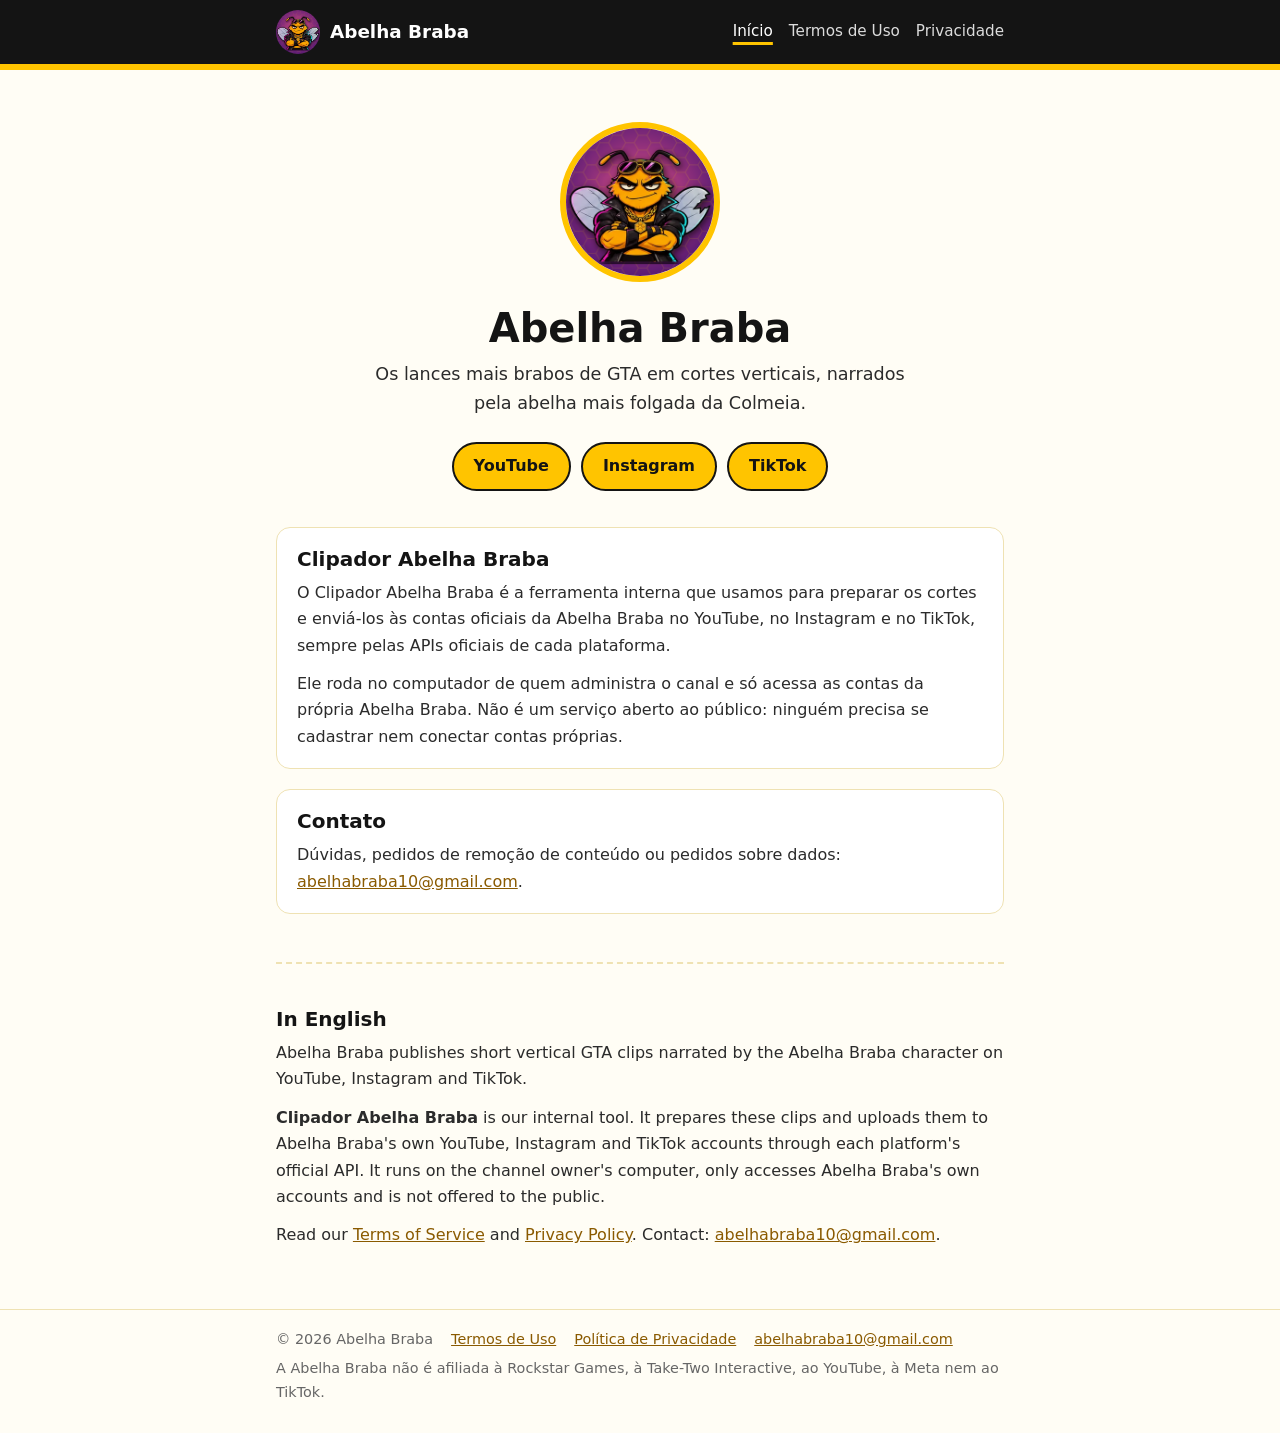
<file: index.html>
<!doctype html>
<html lang="pt-BR">
<head>
  <meta charset="utf-8">
  <meta name="viewport" content="width=device-width, initial-scale=1">
  <title>Abelha Braba</title>
  <meta name="description" content="Cortes de GTA narrados pela Abelha Braba no YouTube, no Instagram e no TikTok.">
  <link rel="icon" href="abelha.png">
  <link rel="stylesheet" href="estilo.css">
</head>
<body>
  <header class="topo">
    <div class="conteudo">
      <a class="marca" href="./"><img src="abelha.png" alt="" width="44" height="44"><span>Abelha Braba</span></a>
      <nav aria-label="Páginas do site">
        <a href="./" aria-current="page">Início</a>
        <a href="termos.html">Termos de Uso</a>
        <a href="privacidade.html">Privacidade</a>
      </nav>
    </div>
  </header>

  <main class="conteudo">
    <section class="heroi">
      <img src="abelha.png" alt="A Abelha Braba, mascote do canal" width="160" height="160">
      <h1>Abelha Braba</h1>
      <p>Os lances mais brabos de GTA em cortes verticais, narrados pela abelha mais folgada da Colmeia.</p>
      <div class="redes">
        <a class="botao" href="https://www.youtube.com/@AbelhaBraba">YouTube</a>
        <a class="botao" href="https://www.instagram.com/abelhabraba/">Instagram</a>
        <a class="botao" href="https://www.tiktok.com/@abelha.braba">TikTok</a>
      </div>
    </section>

    <section class="cartao">
      <h2>Clipador Abelha Braba</h2>
      <p>O Clipador Abelha Braba é a ferramenta interna que usamos para preparar os cortes e enviá-los às contas oficiais da Abelha Braba no YouTube, no Instagram e no TikTok, sempre pelas APIs oficiais de cada plataforma.</p>
      <p>Ele roda no computador de quem administra o canal e só acessa as contas da própria Abelha Braba. Não é um serviço aberto ao público: ninguém precisa se cadastrar nem conectar contas próprias.</p>
    </section>

    <section class="cartao">
      <h2>Contato</h2>
      <p>Dúvidas, pedidos de remoção de conteúdo ou pedidos sobre dados: <a href="mailto:abelhabraba10@gmail.com">abelhabraba10@gmail.com</a>.</p>
    </section>

    <section class="ingles" lang="en" id="english">
      <h2>In English</h2>
      <p>Abelha Braba publishes short vertical GTA clips narrated by the Abelha Braba character on YouTube, Instagram and TikTok.</p>
      <p><strong>Clipador Abelha Braba</strong> is our internal tool. It prepares these clips and uploads them to Abelha Braba's own YouTube, Instagram and TikTok accounts through each platform's official API. It runs on the channel owner's computer, only accesses Abelha Braba's own accounts and is not offered to the public.</p>
      <p>Read our <a href="termos.html#english">Terms of Service</a> and <a href="privacidade.html#english">Privacy Policy</a>. Contact: <a href="mailto:abelhabraba10@gmail.com">abelhabraba10@gmail.com</a>.</p>
    </section>
  </main>

  <footer class="rodape">
    <div class="conteudo">
      <span>© 2026 Abelha Braba</span>
      <a href="termos.html">Termos de Uso</a>
      <a href="privacidade.html">Política de Privacidade</a>
      <a href="mailto:abelhabraba10@gmail.com">abelhabraba10@gmail.com</a>
      <span class="aviso">A Abelha Braba não é afiliada à Rockstar Games, à Take-Two Interactive, ao YouTube, à Meta nem ao TikTok.</span>
    </div>
  </footer>
</body>
</html>
</file>
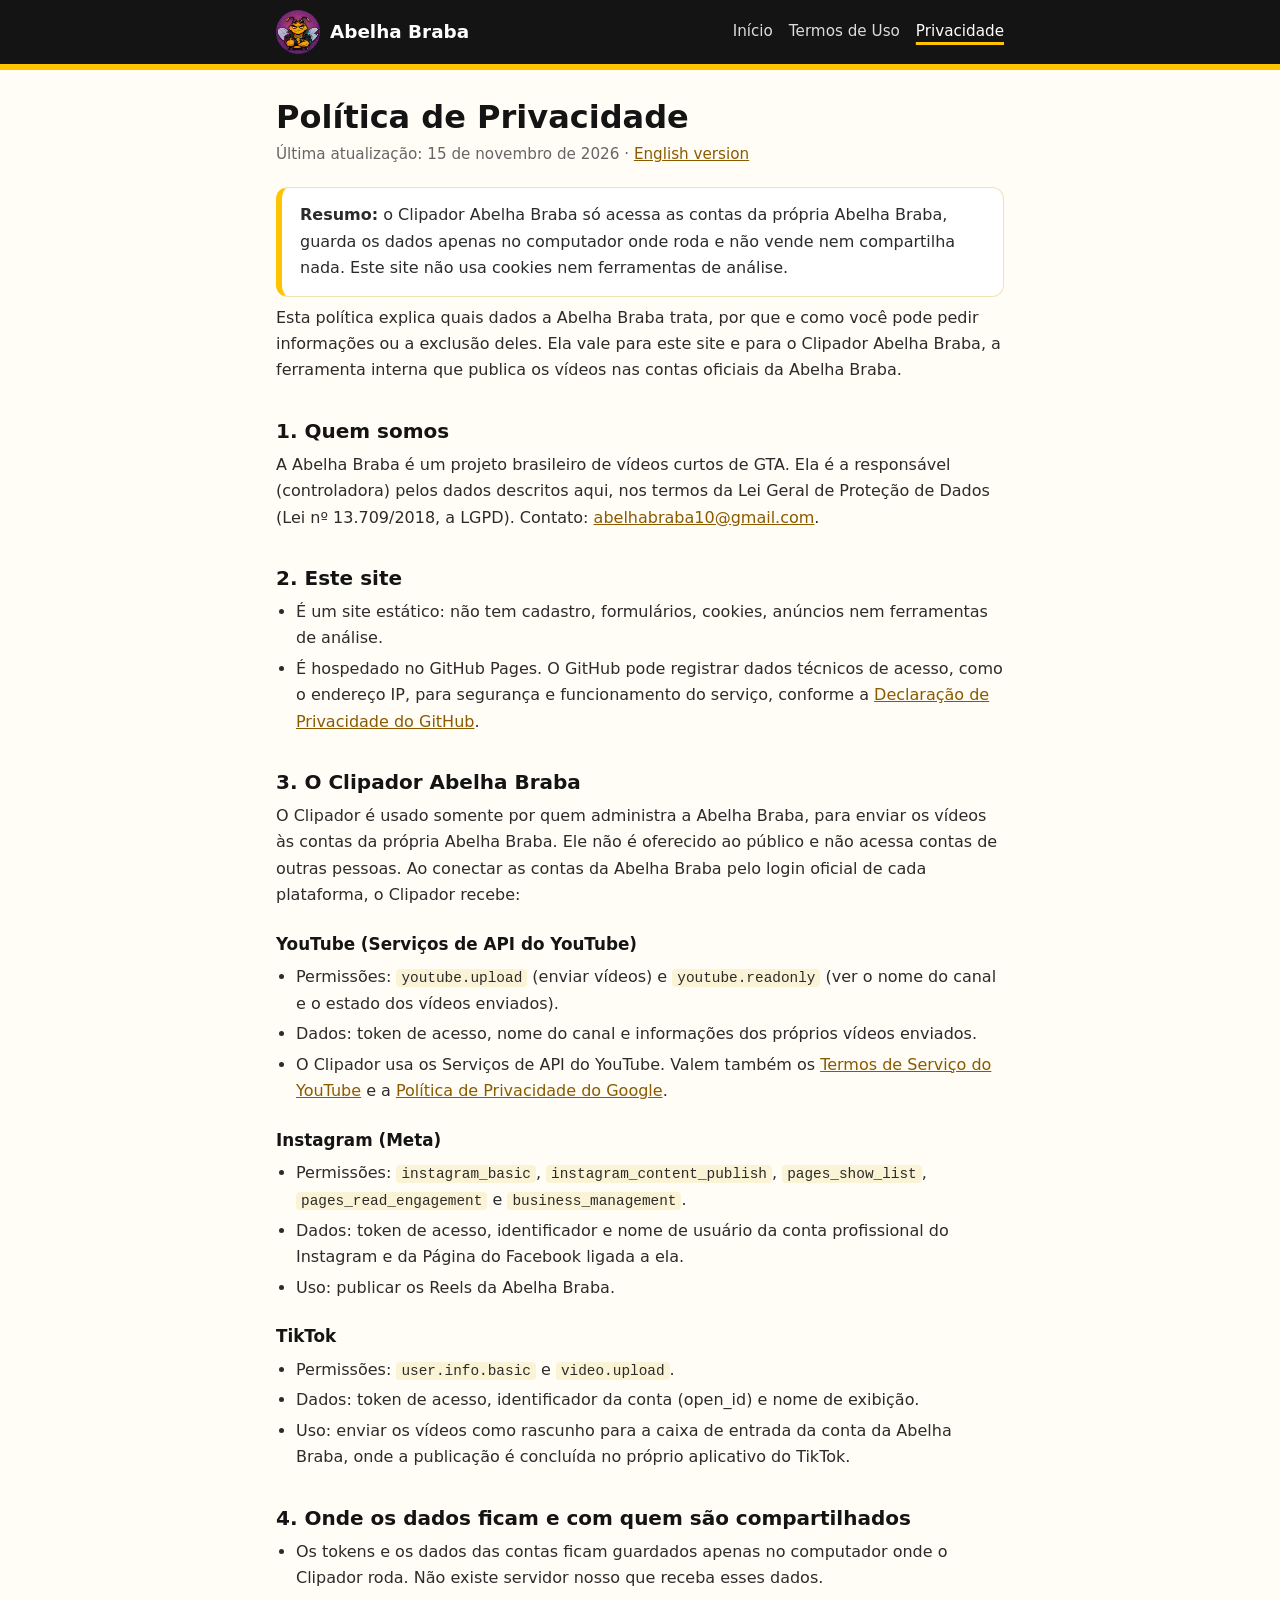
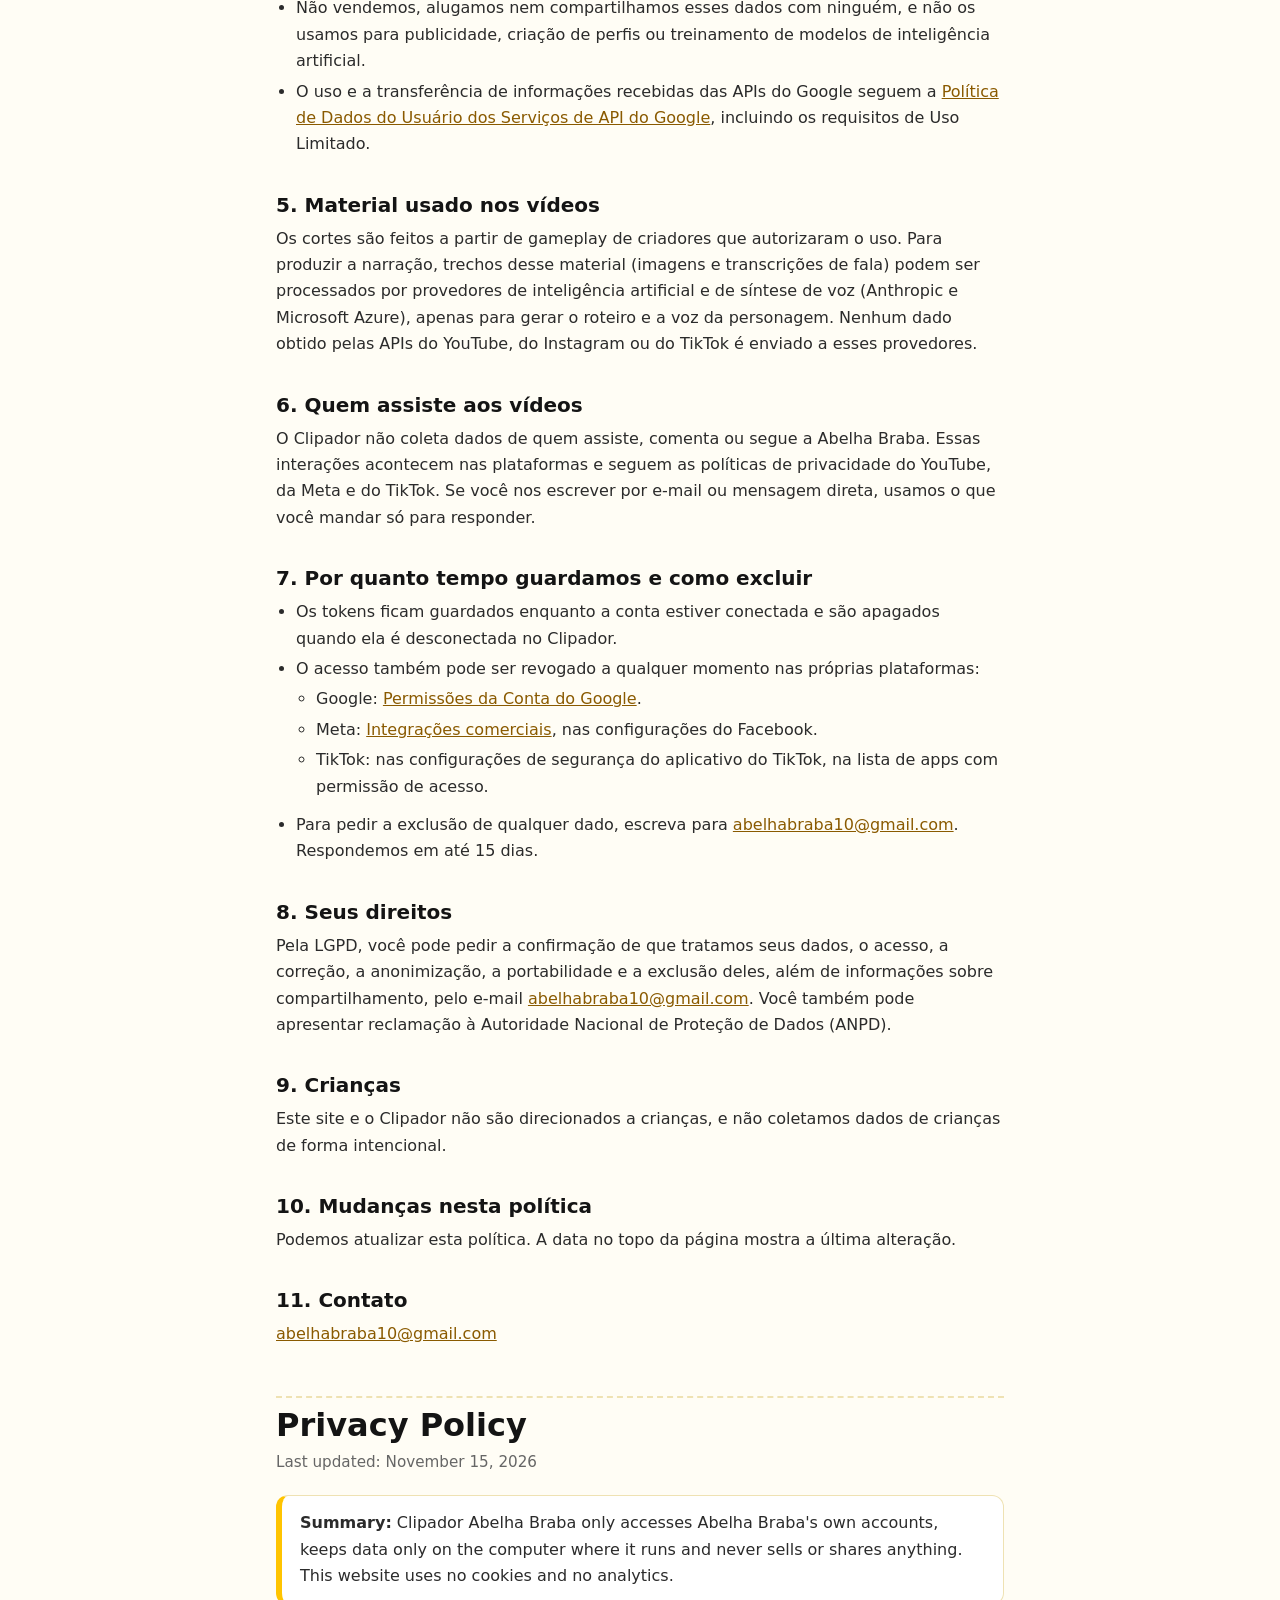
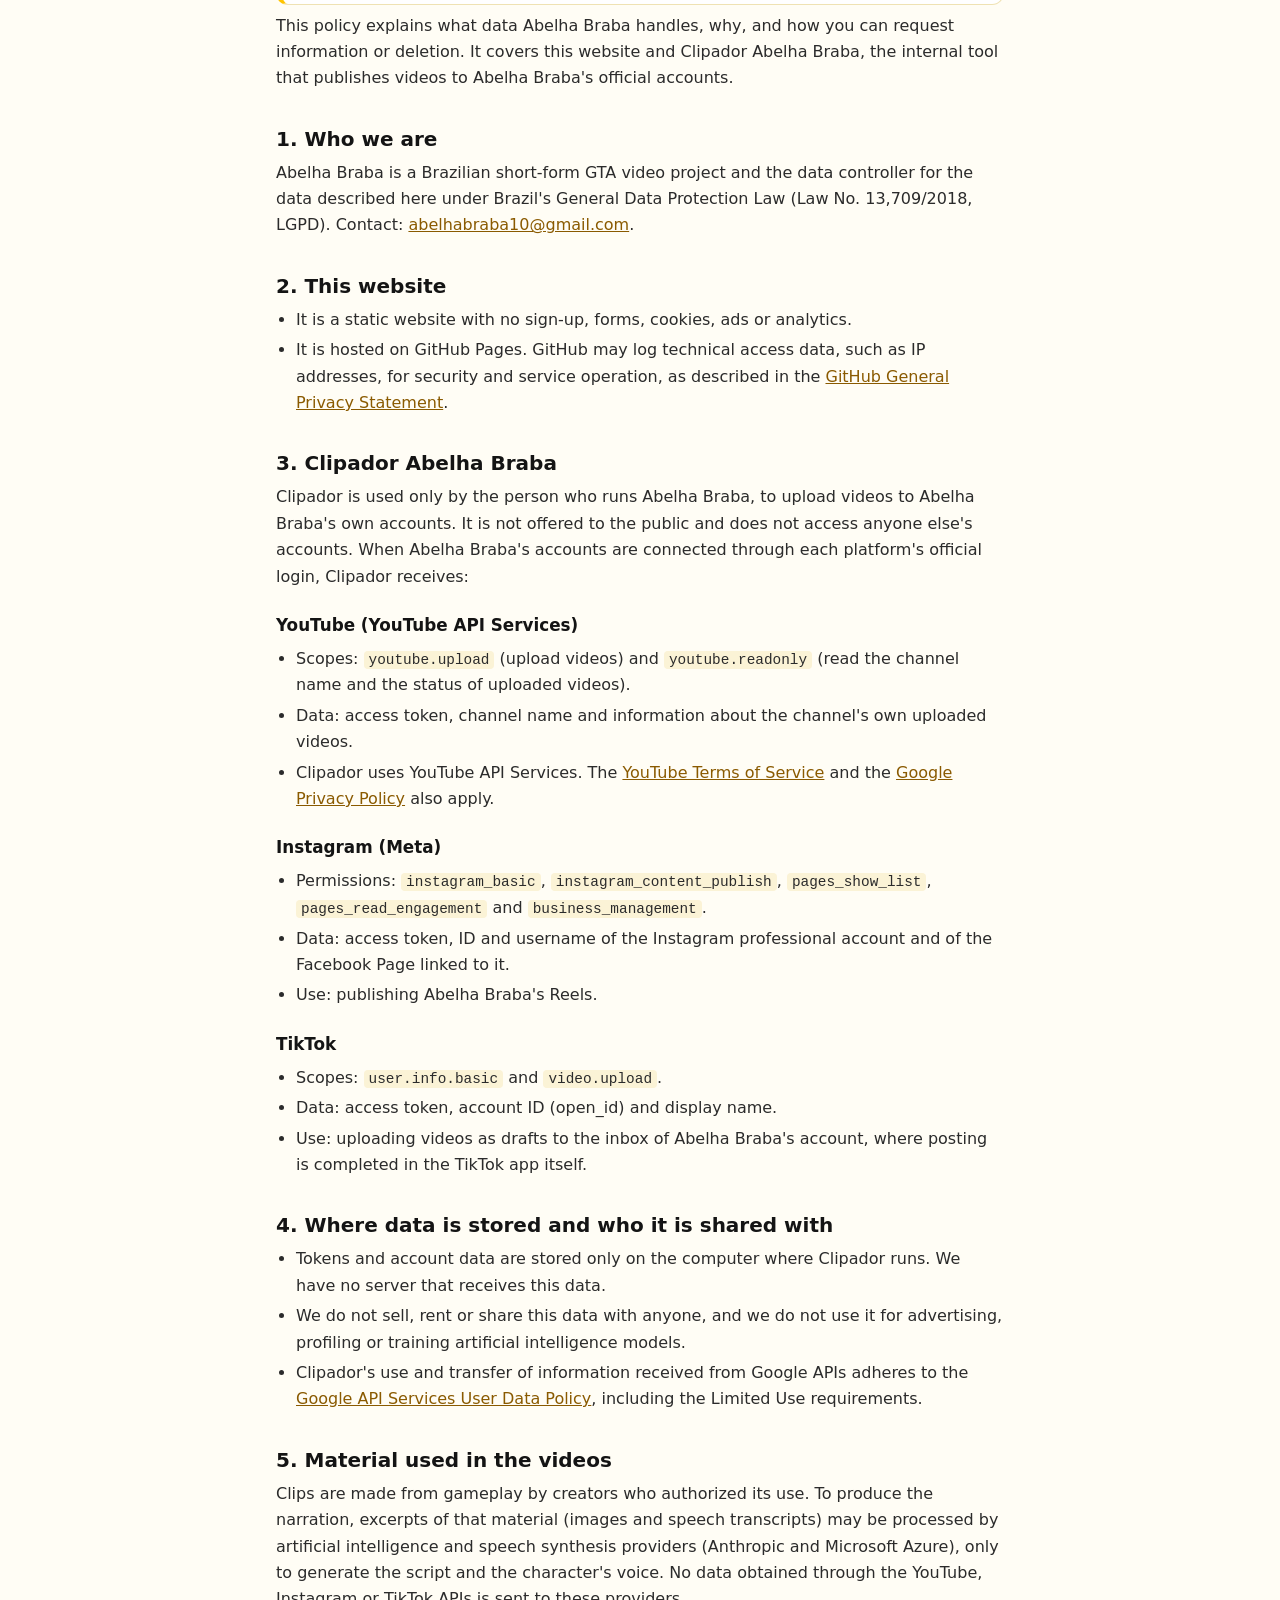
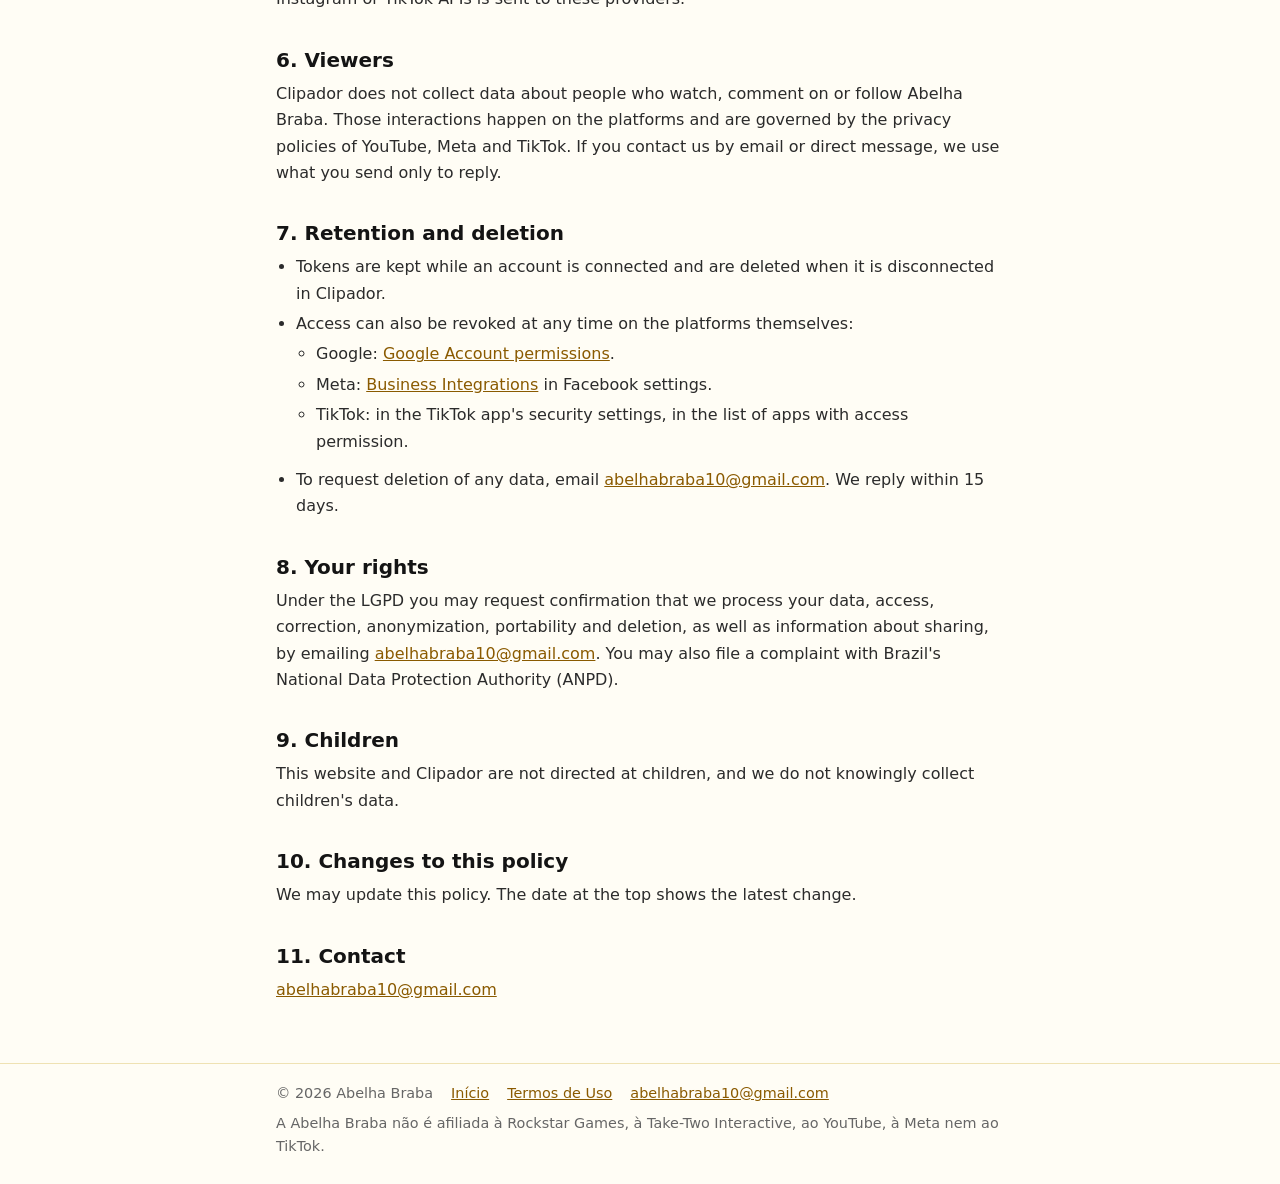
<file: privacidade.html>
<!doctype html>
<html lang="pt-BR">
<head>
  <meta charset="utf-8">
  <meta name="viewport" content="width=device-width, initial-scale=1">
  <title>Política de Privacidade · Abelha Braba</title>
  <meta name="description" content="Política de Privacidade da Abelha Braba e do Clipador Abelha Braba.">
  <link rel="icon" href="abelha.png">
  <link rel="stylesheet" href="estilo.css">
</head>
<body>
  <header class="topo">
    <div class="conteudo">
      <a class="marca" href="./"><img src="abelha.png" alt="" width="44" height="44"><span>Abelha Braba</span></a>
      <nav aria-label="Páginas do site">
        <a href="./">Início</a>
        <a href="termos.html">Termos de Uso</a>
        <a href="privacidade.html" aria-current="page">Privacidade</a>
      </nav>
    </div>
  </header>

  <main class="conteudo">
    <h1>Política de Privacidade</h1>
    <p class="data">Última atualização: 15 de novembro de 2026 · <a href="#english">English version</a></p>

    <div class="resumo">
      <p><strong>Resumo:</strong> o Clipador Abelha Braba só acessa as contas da própria Abelha Braba, guarda os dados apenas no computador onde roda e não vende nem compartilha nada. Este site não usa cookies nem ferramentas de análise.</p>
    </div>

    <p>Esta política explica quais dados a Abelha Braba trata, por que e como você pode pedir informações ou a exclusão deles. Ela vale para este site e para o Clipador Abelha Braba, a ferramenta interna que publica os vídeos nas contas oficiais da Abelha Braba.</p>

    <h2 id="quem-somos">1. Quem somos</h2>
    <p>A Abelha Braba é um projeto brasileiro de vídeos curtos de GTA. Ela é a responsável (controladora) pelos dados descritos aqui, nos termos da Lei Geral de Proteção de Dados (Lei nº 13.709/2018, a LGPD). Contato: <a href="mailto:abelhabraba10@gmail.com">abelhabraba10@gmail.com</a>.</p>

    <h2 id="site">2. Este site</h2>
    <ul>
      <li>É um site estático: não tem cadastro, formulários, cookies, anúncios nem ferramentas de análise.</li>
      <li>É hospedado no GitHub Pages. O GitHub pode registrar dados técnicos de acesso, como o endereço IP, para segurança e funcionamento do serviço, conforme a <a href="https://docs.github.com/pt/site-policy/privacy-policies/github-general-privacy-statement">Declaração de Privacidade do GitHub</a>.</li>
    </ul>

    <h2 id="clipador">3. O Clipador Abelha Braba</h2>
    <p>O Clipador é usado somente por quem administra a Abelha Braba, para enviar os vídeos às contas da própria Abelha Braba. Ele não é oferecido ao público e não acessa contas de outras pessoas. Ao conectar as contas da Abelha Braba pelo login oficial de cada plataforma, o Clipador recebe:</p>

    <h3>YouTube (Serviços de API do YouTube)</h3>
    <ul>
      <li>Permissões: <code>youtube.upload</code> (enviar vídeos) e <code>youtube.readonly</code> (ver o nome do canal e o estado dos vídeos enviados).</li>
      <li>Dados: token de acesso, nome do canal e informações dos próprios vídeos enviados.</li>
      <li>O Clipador usa os Serviços de API do YouTube. Valem também os <a href="https://www.youtube.com/t/terms">Termos de Serviço do YouTube</a> e a <a href="https://policies.google.com/privacy">Política de Privacidade do Google</a>.</li>
    </ul>

    <h3>Instagram (Meta)</h3>
    <ul>
      <li>Permissões: <code>instagram_basic</code>, <code>instagram_content_publish</code>, <code>pages_show_list</code>, <code>pages_read_engagement</code> e <code>business_management</code>.</li>
      <li>Dados: token de acesso, identificador e nome de usuário da conta profissional do Instagram e da Página do Facebook ligada a ela.</li>
      <li>Uso: publicar os Reels da Abelha Braba.</li>
    </ul>

    <h3>TikTok</h3>
    <ul>
      <li>Permissões: <code>user.info.basic</code> e <code>video.upload</code>.</li>
      <li>Dados: token de acesso, identificador da conta (open_id) e nome de exibição.</li>
      <li>Uso: enviar os vídeos como rascunho para a caixa de entrada da conta da Abelha Braba, onde a publicação é concluída no próprio aplicativo do TikTok.</li>
    </ul>

    <h2 id="armazenamento">4. Onde os dados ficam e com quem são compartilhados</h2>
    <ul>
      <li>Os tokens e os dados das contas ficam guardados apenas no computador onde o Clipador roda. Não existe servidor nosso que receba esses dados.</li>
      <li>Não vendemos, alugamos nem compartilhamos esses dados com ninguém, e não os usamos para publicidade, criação de perfis ou treinamento de modelos de inteligência artificial.</li>
      <li>O uso e a transferência de informações recebidas das APIs do Google seguem a <a href="https://developers.google.com/terms/api-services-user-data-policy">Política de Dados do Usuário dos Serviços de API do Google</a>, incluindo os requisitos de Uso Limitado.</li>
    </ul>

    <h2 id="material">5. Material usado nos vídeos</h2>
    <p>Os cortes são feitos a partir de gameplay de criadores que autorizaram o uso. Para produzir a narração, trechos desse material (imagens e transcrições de fala) podem ser processados por provedores de inteligência artificial e de síntese de voz (Anthropic e Microsoft Azure), apenas para gerar o roteiro e a voz da personagem. Nenhum dado obtido pelas APIs do YouTube, do Instagram ou do TikTok é enviado a esses provedores.</p>

    <h2 id="publico">6. Quem assiste aos vídeos</h2>
    <p>O Clipador não coleta dados de quem assiste, comenta ou segue a Abelha Braba. Essas interações acontecem nas plataformas e seguem as políticas de privacidade do YouTube, da Meta e do TikTok. Se você nos escrever por e-mail ou mensagem direta, usamos o que você mandar só para responder.</p>

    <h2 id="exclusao">7. Por quanto tempo guardamos e como excluir</h2>
    <ul>
      <li>Os tokens ficam guardados enquanto a conta estiver conectada e são apagados quando ela é desconectada no Clipador.</li>
      <li>O acesso também pode ser revogado a qualquer momento nas próprias plataformas:
        <ul>
          <li>Google: <a href="https://myaccount.google.com/permissions">Permissões da Conta do Google</a>.</li>
          <li>Meta: <a href="https://www.facebook.com/settings?tab=business_tools">Integrações comerciais</a>, nas configurações do Facebook.</li>
          <li>TikTok: nas configurações de segurança do aplicativo do TikTok, na lista de apps com permissão de acesso.</li>
        </ul>
      </li>
      <li>Para pedir a exclusão de qualquer dado, escreva para <a href="mailto:abelhabraba10@gmail.com">abelhabraba10@gmail.com</a>. Respondemos em até 15 dias.</li>
    </ul>

    <h2 id="direitos">8. Seus direitos</h2>
    <p>Pela LGPD, você pode pedir a confirmação de que tratamos seus dados, o acesso, a correção, a anonimização, a portabilidade e a exclusão deles, além de informações sobre compartilhamento, pelo e-mail <a href="mailto:abelhabraba10@gmail.com">abelhabraba10@gmail.com</a>. Você também pode apresentar reclamação à Autoridade Nacional de Proteção de Dados (ANPD).</p>

    <h2 id="criancas">9. Crianças</h2>
    <p>Este site e o Clipador não são direcionados a crianças, e não coletamos dados de crianças de forma intencional.</p>

    <h2 id="mudancas">10. Mudanças nesta política</h2>
    <p>Podemos atualizar esta política. A data no topo da página mostra a última alteração.</p>

    <h2 id="contato">11. Contato</h2>
    <p><a href="mailto:abelhabraba10@gmail.com">abelhabraba10@gmail.com</a></p>

    <section class="ingles" lang="en" id="english">
      <h1>Privacy Policy</h1>
      <p class="data">Last updated: November 15, 2026</p>

      <div class="resumo">
        <p><strong>Summary:</strong> Clipador Abelha Braba only accesses Abelha Braba's own accounts, keeps data only on the computer where it runs and never sells or shares anything. This website uses no cookies and no analytics.</p>
      </div>

      <p>This policy explains what data Abelha Braba handles, why, and how you can request information or deletion. It covers this website and Clipador Abelha Braba, the internal tool that publishes videos to Abelha Braba's official accounts.</p>

      <h2>1. Who we are</h2>
      <p>Abelha Braba is a Brazilian short-form GTA video project and the data controller for the data described here under Brazil's General Data Protection Law (Law No. 13,709/2018, LGPD). Contact: <a href="mailto:abelhabraba10@gmail.com">abelhabraba10@gmail.com</a>.</p>

      <h2>2. This website</h2>
      <ul>
        <li>It is a static website with no sign-up, forms, cookies, ads or analytics.</li>
        <li>It is hosted on GitHub Pages. GitHub may log technical access data, such as IP addresses, for security and service operation, as described in the <a href="https://docs.github.com/en/site-policy/privacy-policies/github-general-privacy-statement">GitHub General Privacy Statement</a>.</li>
      </ul>

      <h2>3. Clipador Abelha Braba</h2>
      <p>Clipador is used only by the person who runs Abelha Braba, to upload videos to Abelha Braba's own accounts. It is not offered to the public and does not access anyone else's accounts. When Abelha Braba's accounts are connected through each platform's official login, Clipador receives:</p>

      <h3>YouTube (YouTube API Services)</h3>
      <ul>
        <li>Scopes: <code>youtube.upload</code> (upload videos) and <code>youtube.readonly</code> (read the channel name and the status of uploaded videos).</li>
        <li>Data: access token, channel name and information about the channel's own uploaded videos.</li>
        <li>Clipador uses YouTube API Services. The <a href="https://www.youtube.com/t/terms">YouTube Terms of Service</a> and the <a href="https://policies.google.com/privacy">Google Privacy Policy</a> also apply.</li>
      </ul>

      <h3>Instagram (Meta)</h3>
      <ul>
        <li>Permissions: <code>instagram_basic</code>, <code>instagram_content_publish</code>, <code>pages_show_list</code>, <code>pages_read_engagement</code> and <code>business_management</code>.</li>
        <li>Data: access token, ID and username of the Instagram professional account and of the Facebook Page linked to it.</li>
        <li>Use: publishing Abelha Braba's Reels.</li>
      </ul>

      <h3>TikTok</h3>
      <ul>
        <li>Scopes: <code>user.info.basic</code> and <code>video.upload</code>.</li>
        <li>Data: access token, account ID (open_id) and display name.</li>
        <li>Use: uploading videos as drafts to the inbox of Abelha Braba's account, where posting is completed in the TikTok app itself.</li>
      </ul>

      <h2>4. Where data is stored and who it is shared with</h2>
      <ul>
        <li>Tokens and account data are stored only on the computer where Clipador runs. We have no server that receives this data.</li>
        <li>We do not sell, rent or share this data with anyone, and we do not use it for advertising, profiling or training artificial intelligence models.</li>
        <li>Clipador's use and transfer of information received from Google APIs adheres to the <a href="https://developers.google.com/terms/api-services-user-data-policy">Google API Services User Data Policy</a>, including the Limited Use requirements.</li>
      </ul>

      <h2>5. Material used in the videos</h2>
      <p>Clips are made from gameplay by creators who authorized its use. To produce the narration, excerpts of that material (images and speech transcripts) may be processed by artificial intelligence and speech synthesis providers (Anthropic and Microsoft Azure), only to generate the script and the character's voice. No data obtained through the YouTube, Instagram or TikTok APIs is sent to these providers.</p>

      <h2>6. Viewers</h2>
      <p>Clipador does not collect data about people who watch, comment on or follow Abelha Braba. Those interactions happen on the platforms and are governed by the privacy policies of YouTube, Meta and TikTok. If you contact us by email or direct message, we use what you send only to reply.</p>

      <h2 id="deletion">7. Retention and deletion</h2>
      <ul>
        <li>Tokens are kept while an account is connected and are deleted when it is disconnected in Clipador.</li>
        <li>Access can also be revoked at any time on the platforms themselves:
          <ul>
            <li>Google: <a href="https://myaccount.google.com/permissions">Google Account permissions</a>.</li>
            <li>Meta: <a href="https://www.facebook.com/settings?tab=business_tools">Business Integrations</a> in Facebook settings.</li>
            <li>TikTok: in the TikTok app's security settings, in the list of apps with access permission.</li>
          </ul>
        </li>
        <li>To request deletion of any data, email <a href="mailto:abelhabraba10@gmail.com">abelhabraba10@gmail.com</a>. We reply within 15 days.</li>
      </ul>

      <h2>8. Your rights</h2>
      <p>Under the LGPD you may request confirmation that we process your data, access, correction, anonymization, portability and deletion, as well as information about sharing, by emailing <a href="mailto:abelhabraba10@gmail.com">abelhabraba10@gmail.com</a>. You may also file a complaint with Brazil's National Data Protection Authority (ANPD).</p>

      <h2>9. Children</h2>
      <p>This website and Clipador are not directed at children, and we do not knowingly collect children's data.</p>

      <h2>10. Changes to this policy</h2>
      <p>We may update this policy. The date at the top shows the latest change.</p>

      <h2>11. Contact</h2>
      <p><a href="mailto:abelhabraba10@gmail.com">abelhabraba10@gmail.com</a></p>
    </section>
  </main>

  <footer class="rodape">
    <div class="conteudo">
      <span>© 2026 Abelha Braba</span>
      <a href="./">Início</a>
      <a href="termos.html">Termos de Uso</a>
      <a href="mailto:abelhabraba10@gmail.com">abelhabraba10@gmail.com</a>
      <span class="aviso">A Abelha Braba não é afiliada à Rockstar Games, à Take-Two Interactive, ao YouTube, à Meta nem ao TikTok.</span>
    </div>
  </footer>
</body>
</html>
</file>
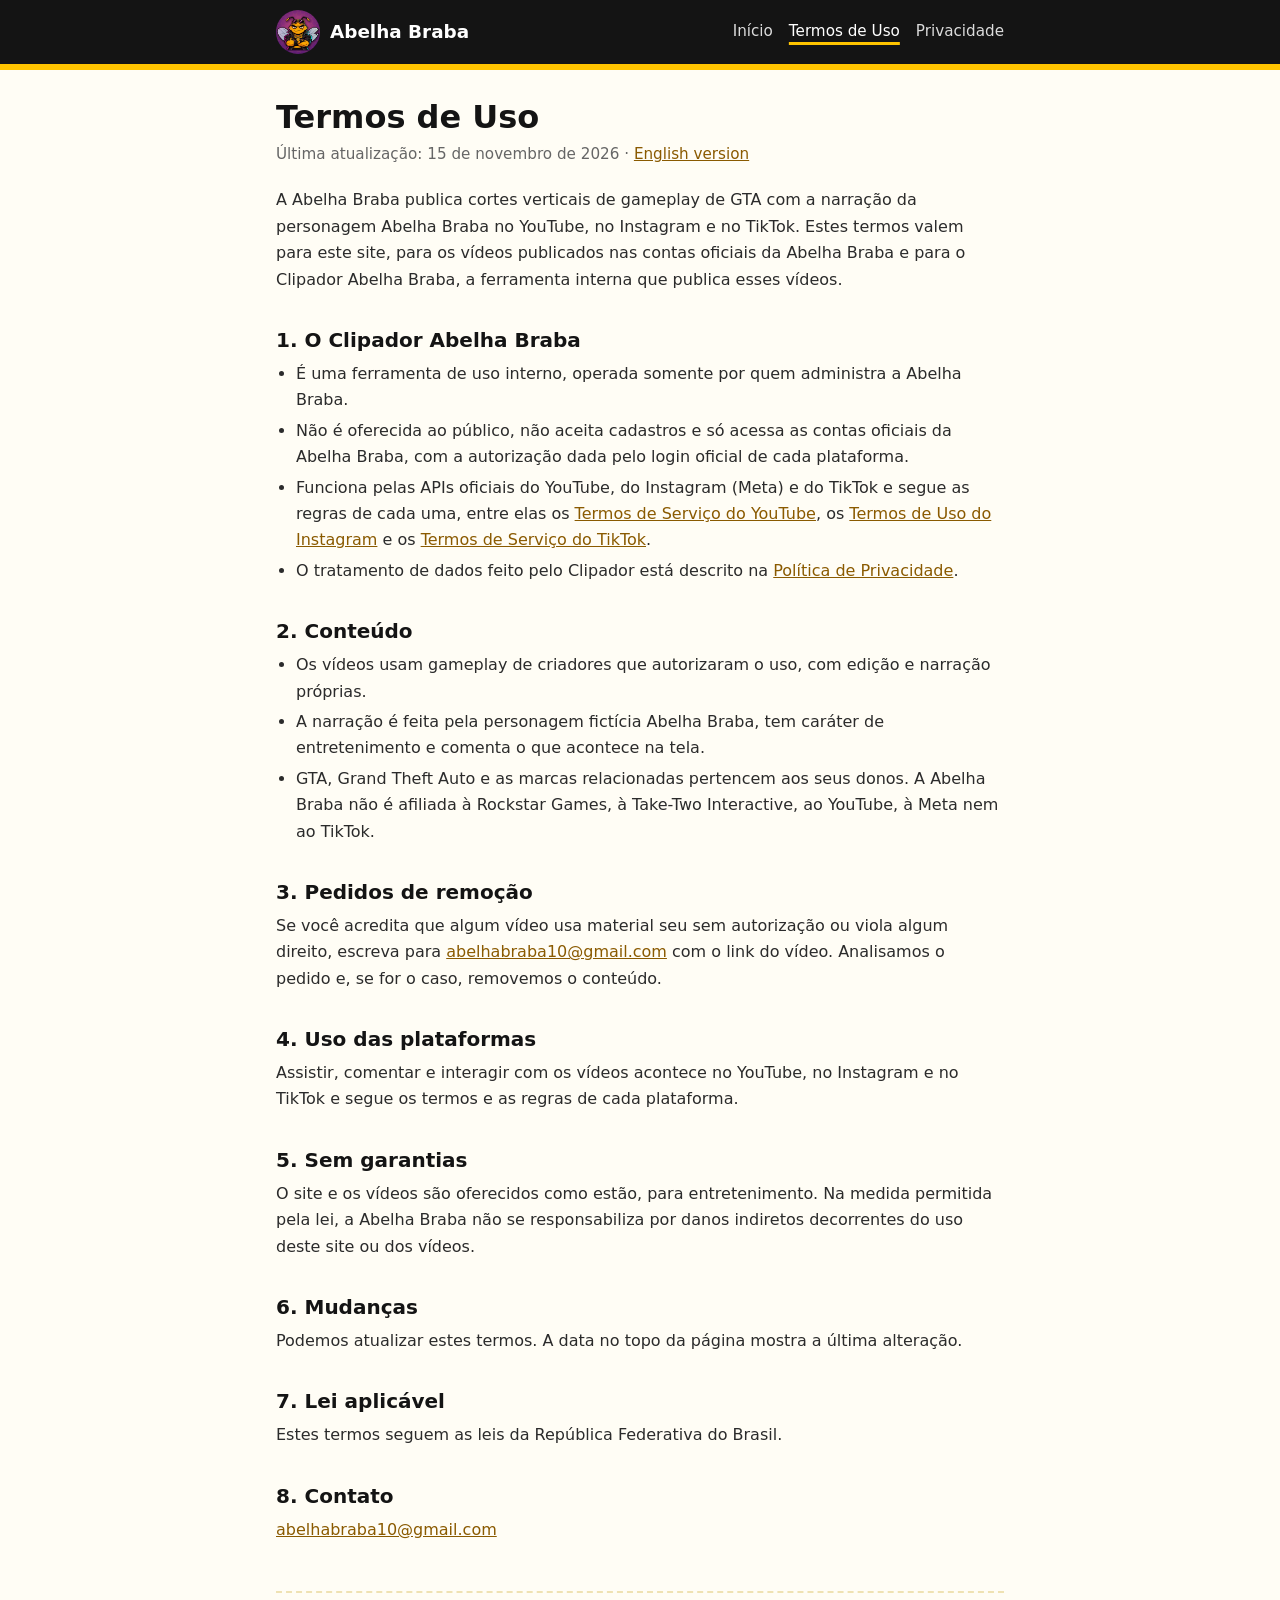
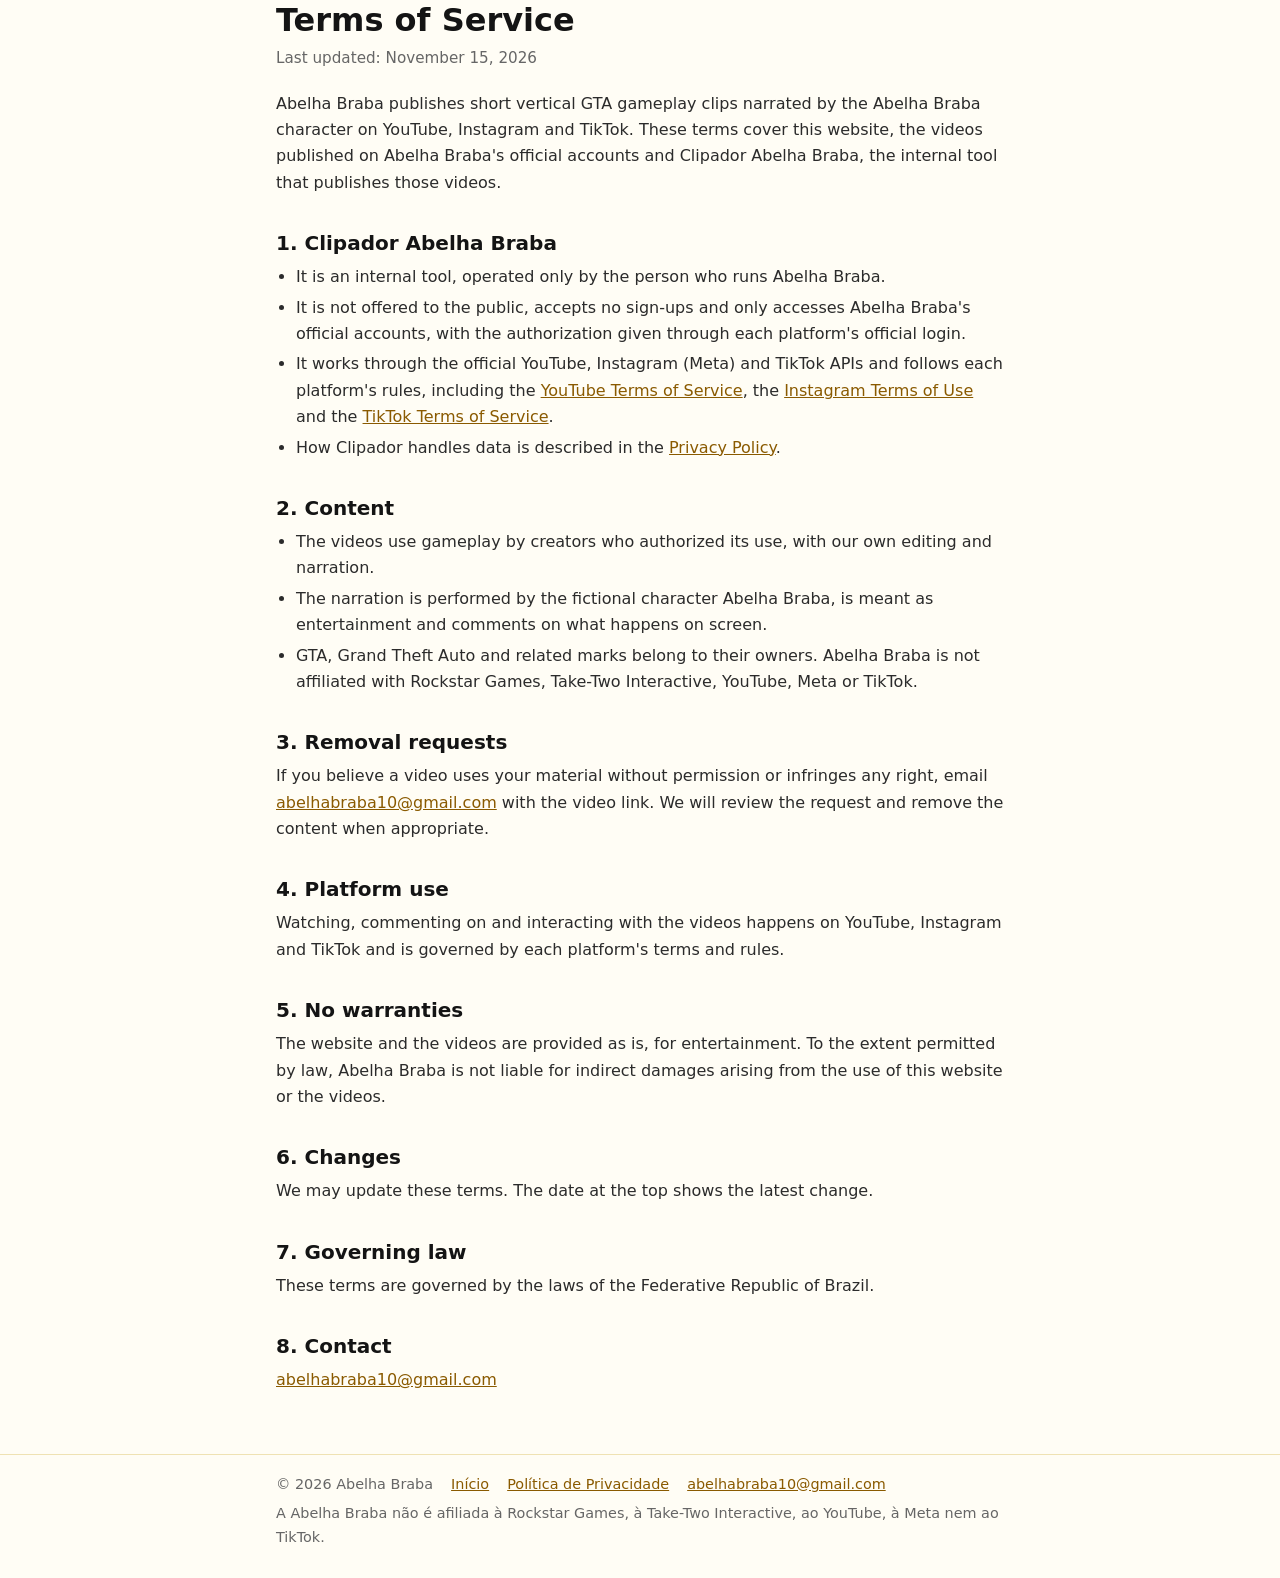
<file: termos.html>
<!doctype html>
<html lang="pt-BR">
<head>
  <meta charset="utf-8">
  <meta name="viewport" content="width=device-width, initial-scale=1">
  <title>Termos de Uso · Abelha Braba</title>
  <meta name="description" content="Termos de Uso da Abelha Braba e do Clipador Abelha Braba.">
  <link rel="icon" href="abelha.png">
  <link rel="stylesheet" href="estilo.css">
</head>
<body>
  <header class="topo">
    <div class="conteudo">
      <a class="marca" href="./"><img src="abelha.png" alt="" width="44" height="44"><span>Abelha Braba</span></a>
      <nav aria-label="Páginas do site">
        <a href="./">Início</a>
        <a href="termos.html" aria-current="page">Termos de Uso</a>
        <a href="privacidade.html">Privacidade</a>
      </nav>
    </div>
  </header>

  <main class="conteudo">
    <h1>Termos de Uso</h1>
    <p class="data">Última atualização: 15 de novembro de 2026 · <a href="#english">English version</a></p>

    <p>A Abelha Braba publica cortes verticais de gameplay de GTA com a narração da personagem Abelha Braba no YouTube, no Instagram e no TikTok. Estes termos valem para este site, para os vídeos publicados nas contas oficiais da Abelha Braba e para o Clipador Abelha Braba, a ferramenta interna que publica esses vídeos.</p>

    <h2 id="clipador">1. O Clipador Abelha Braba</h2>
    <ul>
      <li>É uma ferramenta de uso interno, operada somente por quem administra a Abelha Braba.</li>
      <li>Não é oferecida ao público, não aceita cadastros e só acessa as contas oficiais da Abelha Braba, com a autorização dada pelo login oficial de cada plataforma.</li>
      <li>Funciona pelas APIs oficiais do YouTube, do Instagram (Meta) e do TikTok e segue as regras de cada uma, entre elas os <a href="https://www.youtube.com/t/terms">Termos de Serviço do YouTube</a>, os <a href="https://help.instagram.com/581066165581870">Termos de Uso do Instagram</a> e os <a href="https://www.tiktok.com/legal/terms-of-service">Termos de Serviço do TikTok</a>.</li>
      <li>O tratamento de dados feito pelo Clipador está descrito na <a href="privacidade.html">Política de Privacidade</a>.</li>
    </ul>

    <h2 id="conteudo">2. Conteúdo</h2>
    <ul>
      <li>Os vídeos usam gameplay de criadores que autorizaram o uso, com edição e narração próprias.</li>
      <li>A narração é feita pela personagem fictícia Abelha Braba, tem caráter de entretenimento e comenta o que acontece na tela.</li>
      <li>GTA, Grand Theft Auto e as marcas relacionadas pertencem aos seus donos. A Abelha Braba não é afiliada à Rockstar Games, à Take-Two Interactive, ao YouTube, à Meta nem ao TikTok.</li>
    </ul>

    <h2 id="remocao">3. Pedidos de remoção</h2>
    <p>Se você acredita que algum vídeo usa material seu sem autorização ou viola algum direito, escreva para <a href="mailto:abelhabraba10@gmail.com">abelhabraba10@gmail.com</a> com o link do vídeo. Analisamos o pedido e, se for o caso, removemos o conteúdo.</p>

    <h2 id="plataformas">4. Uso das plataformas</h2>
    <p>Assistir, comentar e interagir com os vídeos acontece no YouTube, no Instagram e no TikTok e segue os termos e as regras de cada plataforma.</p>

    <h2 id="garantias">5. Sem garantias</h2>
    <p>O site e os vídeos são oferecidos como estão, para entretenimento. Na medida permitida pela lei, a Abelha Braba não se responsabiliza por danos indiretos decorrentes do uso deste site ou dos vídeos.</p>

    <h2 id="mudancas">6. Mudanças</h2>
    <p>Podemos atualizar estes termos. A data no topo da página mostra a última alteração.</p>

    <h2 id="lei">7. Lei aplicável</h2>
    <p>Estes termos seguem as leis da República Federativa do Brasil.</p>

    <h2 id="contato">8. Contato</h2>
    <p><a href="mailto:abelhabraba10@gmail.com">abelhabraba10@gmail.com</a></p>

    <section class="ingles" lang="en" id="english">
      <h1>Terms of Service</h1>
      <p class="data">Last updated: November 15, 2026</p>

      <p>Abelha Braba publishes short vertical GTA gameplay clips narrated by the Abelha Braba character on YouTube, Instagram and TikTok. These terms cover this website, the videos published on Abelha Braba's official accounts and Clipador Abelha Braba, the internal tool that publishes those videos.</p>

      <h2>1. Clipador Abelha Braba</h2>
      <ul>
        <li>It is an internal tool, operated only by the person who runs Abelha Braba.</li>
        <li>It is not offered to the public, accepts no sign-ups and only accesses Abelha Braba's official accounts, with the authorization given through each platform's official login.</li>
        <li>It works through the official YouTube, Instagram (Meta) and TikTok APIs and follows each platform's rules, including the <a href="https://www.youtube.com/t/terms">YouTube Terms of Service</a>, the <a href="https://help.instagram.com/581066165581870">Instagram Terms of Use</a> and the <a href="https://www.tiktok.com/legal/terms-of-service">TikTok Terms of Service</a>.</li>
        <li>How Clipador handles data is described in the <a href="privacidade.html#english">Privacy Policy</a>.</li>
      </ul>

      <h2>2. Content</h2>
      <ul>
        <li>The videos use gameplay by creators who authorized its use, with our own editing and narration.</li>
        <li>The narration is performed by the fictional character Abelha Braba, is meant as entertainment and comments on what happens on screen.</li>
        <li>GTA, Grand Theft Auto and related marks belong to their owners. Abelha Braba is not affiliated with Rockstar Games, Take-Two Interactive, YouTube, Meta or TikTok.</li>
      </ul>

      <h2>3. Removal requests</h2>
      <p>If you believe a video uses your material without permission or infringes any right, email <a href="mailto:abelhabraba10@gmail.com">abelhabraba10@gmail.com</a> with the video link. We will review the request and remove the content when appropriate.</p>

      <h2>4. Platform use</h2>
      <p>Watching, commenting on and interacting with the videos happens on YouTube, Instagram and TikTok and is governed by each platform's terms and rules.</p>

      <h2>5. No warranties</h2>
      <p>The website and the videos are provided as is, for entertainment. To the extent permitted by law, Abelha Braba is not liable for indirect damages arising from the use of this website or the videos.</p>

      <h2>6. Changes</h2>
      <p>We may update these terms. The date at the top shows the latest change.</p>

      <h2>7. Governing law</h2>
      <p>These terms are governed by the laws of the Federative Republic of Brazil.</p>

      <h2>8. Contact</h2>
      <p><a href="mailto:abelhabraba10@gmail.com">abelhabraba10@gmail.com</a></p>
    </section>
  </main>

  <footer class="rodape">
    <div class="conteudo">
      <span>© 2026 Abelha Braba</span>
      <a href="./">Início</a>
      <a href="privacidade.html">Política de Privacidade</a>
      <a href="mailto:abelhabraba10@gmail.com">abelhabraba10@gmail.com</a>
      <span class="aviso">A Abelha Braba não é afiliada à Rockstar Games, à Take-Two Interactive, ao YouTube, à Meta nem ao TikTok.</span>
    </div>
  </footer>
</body>
</html>
</file>
<file: estilo.css>
:root {
  --mel: #ffc400;
  --mel-escuro: #e6ae00;
  --tinta: #141414;
  --texto: #2b2b2b;
  --suave: #666666;
  --fundo: #fffdf5;
  --cartao: #ffffff;
  --borda: #efe2b3;
  --link: #8a5a00;
}

* {
  box-sizing: border-box;
}

html {
  -webkit-text-size-adjust: 100%;
}

body {
  margin: 0;
  font-family: system-ui, -apple-system, "Segoe UI", Roboto, "Helvetica Neue", Arial, sans-serif;
  font-size: 1rem;
  line-height: 1.65;
  color: var(--texto);
  background: var(--fundo);
}

a {
  color: var(--link);
}

a:hover {
  color: var(--tinta);
}

code {
  font-family: ui-monospace, "Cascadia Mono", Consolas, monospace;
  font-size: 0.9em;
  background: #fbf3d6;
  padding: 1px 5px;
  border-radius: 4px;
  overflow-wrap: anywhere;
}

.conteudo {
  max-width: 760px;
  margin: 0 auto;
  padding: 0 16px;
}

/* Topo */
.topo {
  background: var(--tinta);
  color: #fff;
  border-bottom: 6px solid var(--mel);
}

.topo .conteudo {
  display: flex;
  flex-wrap: wrap;
  align-items: center;
  gap: 8px 16px;
  padding-top: 10px;
  padding-bottom: 10px;
}

.marca {
  display: flex;
  align-items: center;
  gap: 10px;
  color: #fff;
  font-weight: 800;
  font-size: 1.15rem;
  text-decoration: none;
}

.marca:hover {
  color: var(--mel);
}

.marca img {
  width: 44px;
  height: 44px;
  border-radius: 50%;
  background: var(--mel);
}

.topo nav {
  display: flex;
  flex-wrap: wrap;
  gap: 4px 16px;
  margin-left: auto;
  font-size: 0.95rem;
}

.topo nav a {
  color: #fff;
  text-decoration: none;
  opacity: 0.85;
}

.topo nav a:hover,
.topo nav a[aria-current="page"] {
  opacity: 1;
  text-decoration: underline;
  text-decoration-color: var(--mel);
  text-decoration-thickness: 3px;
  text-underline-offset: 6px;
}

/* Conteúdo */
main.conteudo {
  padding-top: 28px;
  padding-bottom: 48px;
}

h1 {
  color: var(--tinta);
  font-size: 2rem;
  line-height: 1.2;
  margin: 0 0 6px;
}

h2 {
  color: var(--tinta);
  font-size: 1.25rem;
  line-height: 1.3;
  margin: 34px 0 8px;
}

h3 {
  color: var(--tinta);
  font-size: 1.05rem;
  margin: 22px 0 6px;
}

p {
  margin: 0 0 12px;
}

ul {
  padding-left: 1.25rem;
  margin: 0 0 12px;
}

li {
  margin: 4px 0;
}

.data {
  color: var(--suave);
  font-size: 0.95rem;
  margin-bottom: 20px;
}

.resumo {
  background: var(--cartao);
  border: 1px solid var(--borda);
  border-left: 6px solid var(--mel);
  border-radius: 12px;
  padding: 14px 18px;
  margin: 18px 0 8px;
}

.resumo p:last-child,
.cartao p:last-child {
  margin-bottom: 0;
}

/* Página inicial */
.heroi {
  text-align: center;
  padding: 24px 0 8px;
}

.heroi img {
  width: 160px;
  height: 160px;
  border-radius: 50%;
  border: 6px solid var(--mel);
  background: var(--mel);
}

.heroi h1 {
  font-size: 2.5rem;
  margin-top: 14px;
}

.heroi p {
  font-size: 1.1rem;
  max-width: 560px;
  margin: 8px auto 0;
}

.redes {
  display: flex;
  flex-wrap: wrap;
  justify-content: center;
  gap: 10px;
  margin: 24px 0 8px;
}

.botao {
  display: inline-block;
  background: var(--mel);
  color: var(--tinta);
  font-weight: 700;
  text-decoration: none;
  padding: 9px 20px;
  border: 2px solid var(--tinta);
  border-radius: 999px;
}

.botao:hover {
  background: var(--mel-escuro);
  color: var(--tinta);
}

.cartao {
  background: var(--cartao);
  border: 1px solid var(--borda);
  border-radius: 14px;
  padding: 18px 20px;
  margin: 20px 0;
}

.cartao h2 {
  margin-top: 0;
}

/* Versão em inglês */
.ingles {
  border-top: 2px dashed var(--borda);
  margin-top: 48px;
  padding-top: 8px;
}

/* Rodapé */
.rodape {
  border-top: 1px solid var(--borda);
  color: var(--suave);
  font-size: 0.9rem;
}

.rodape .conteudo {
  display: flex;
  flex-wrap: wrap;
  gap: 6px 18px;
  padding-top: 18px;
  padding-bottom: 28px;
}

.rodape .aviso {
  flex-basis: 100%;
}

@media (max-width: 520px) {
  h1 {
    font-size: 1.65rem;
  }

  .heroi h1 {
    font-size: 2.1rem;
  }

  .topo nav {
    margin-left: 0;
  }
}
</file>
